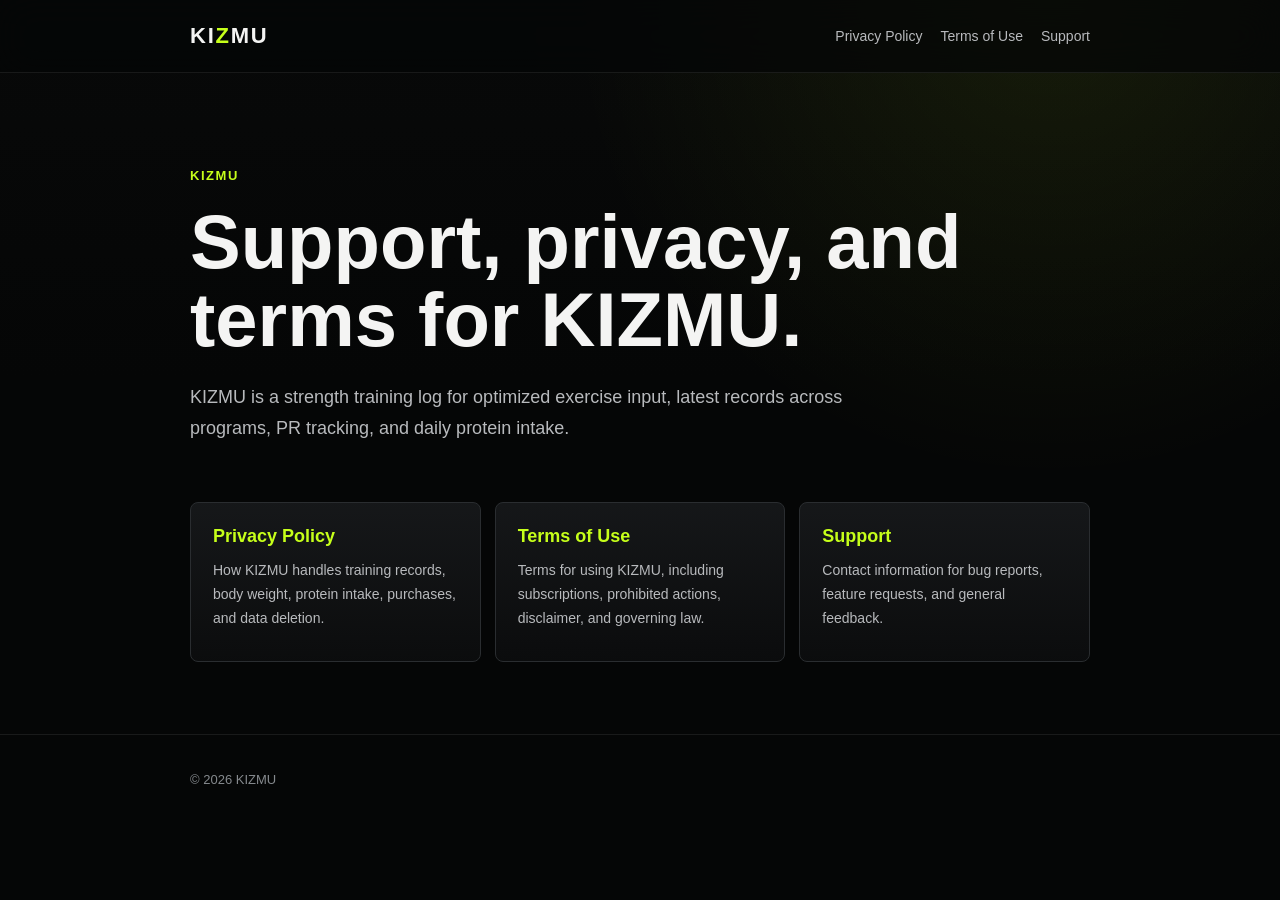
<file: index.html>
<!doctype html>
<html lang="en">
<head>
  <meta charset="utf-8">
  <meta name="viewport" content="width=device-width, initial-scale=1">
  <title>KIZMU Support</title>
  <meta name="description" content="KIZMU support, privacy policy, and terms of use.">
  <link rel="icon" href="./favicon.svg" type="image/svg+xml">
  <link rel="stylesheet" href="./styles.css">
</head>
<body>
  <header class="site-header">
    <div class="shell nav">
      <a class="brand" href="./" aria-label="KIZMU home">KI<span class="z">Z</span>MU</a>
      <nav class="nav-links" aria-label="Site navigation">
        <a href="./privacy/">Privacy Policy</a>
        <a href="./terms/">Terms of Use</a>
        <a href="./support/">Support</a>
      </nav>
    </div>
  </header>

  <main class="shell">
    <section class="hero">
      <p class="eyebrow">KIZMU</p>
      <h1>Support, privacy, and terms for KIZMU.</h1>
      <p class="lead">KIZMU is a strength training log for optimized exercise input, latest records across programs, PR tracking, and daily protein intake.</p>
    </section>

    <section class="cards" aria-label="Documents">
      <a class="card" href="./privacy/">
        <h2>Privacy Policy</h2>
        <p>How KIZMU handles training records, body weight, protein intake, purchases, and data deletion.</p>
      </a>
      <a class="card" href="./terms/">
        <h2>Terms of Use</h2>
        <p>Terms for using KIZMU, including subscriptions, prohibited actions, disclaimer, and governing law.</p>
      </a>
      <a class="card" href="./support/">
        <h2>Support</h2>
        <p>Contact information for bug reports, feature requests, and general feedback.</p>
      </a>
    </section>
  </main>

  <footer class="site-footer">
    <div class="shell">© 2026 KIZMU</div>
  </footer>
</body>
</html>
</file>
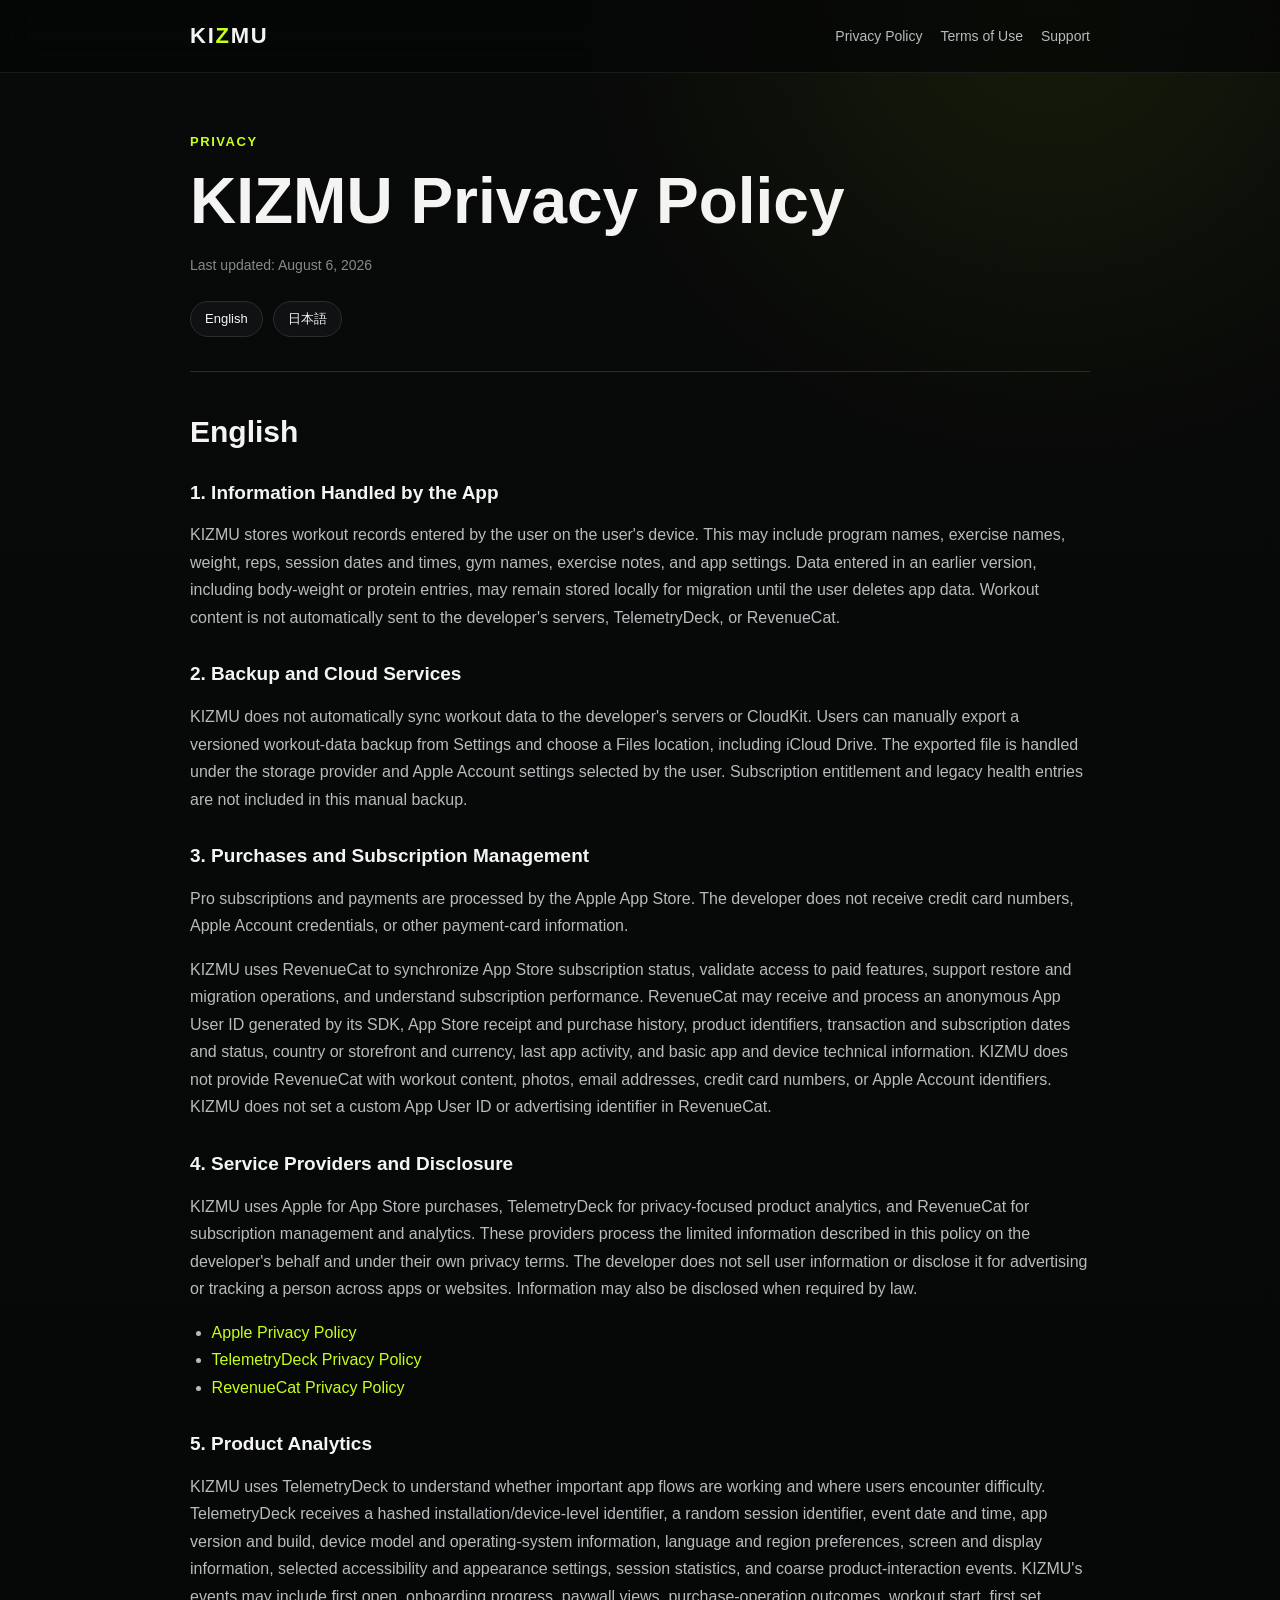
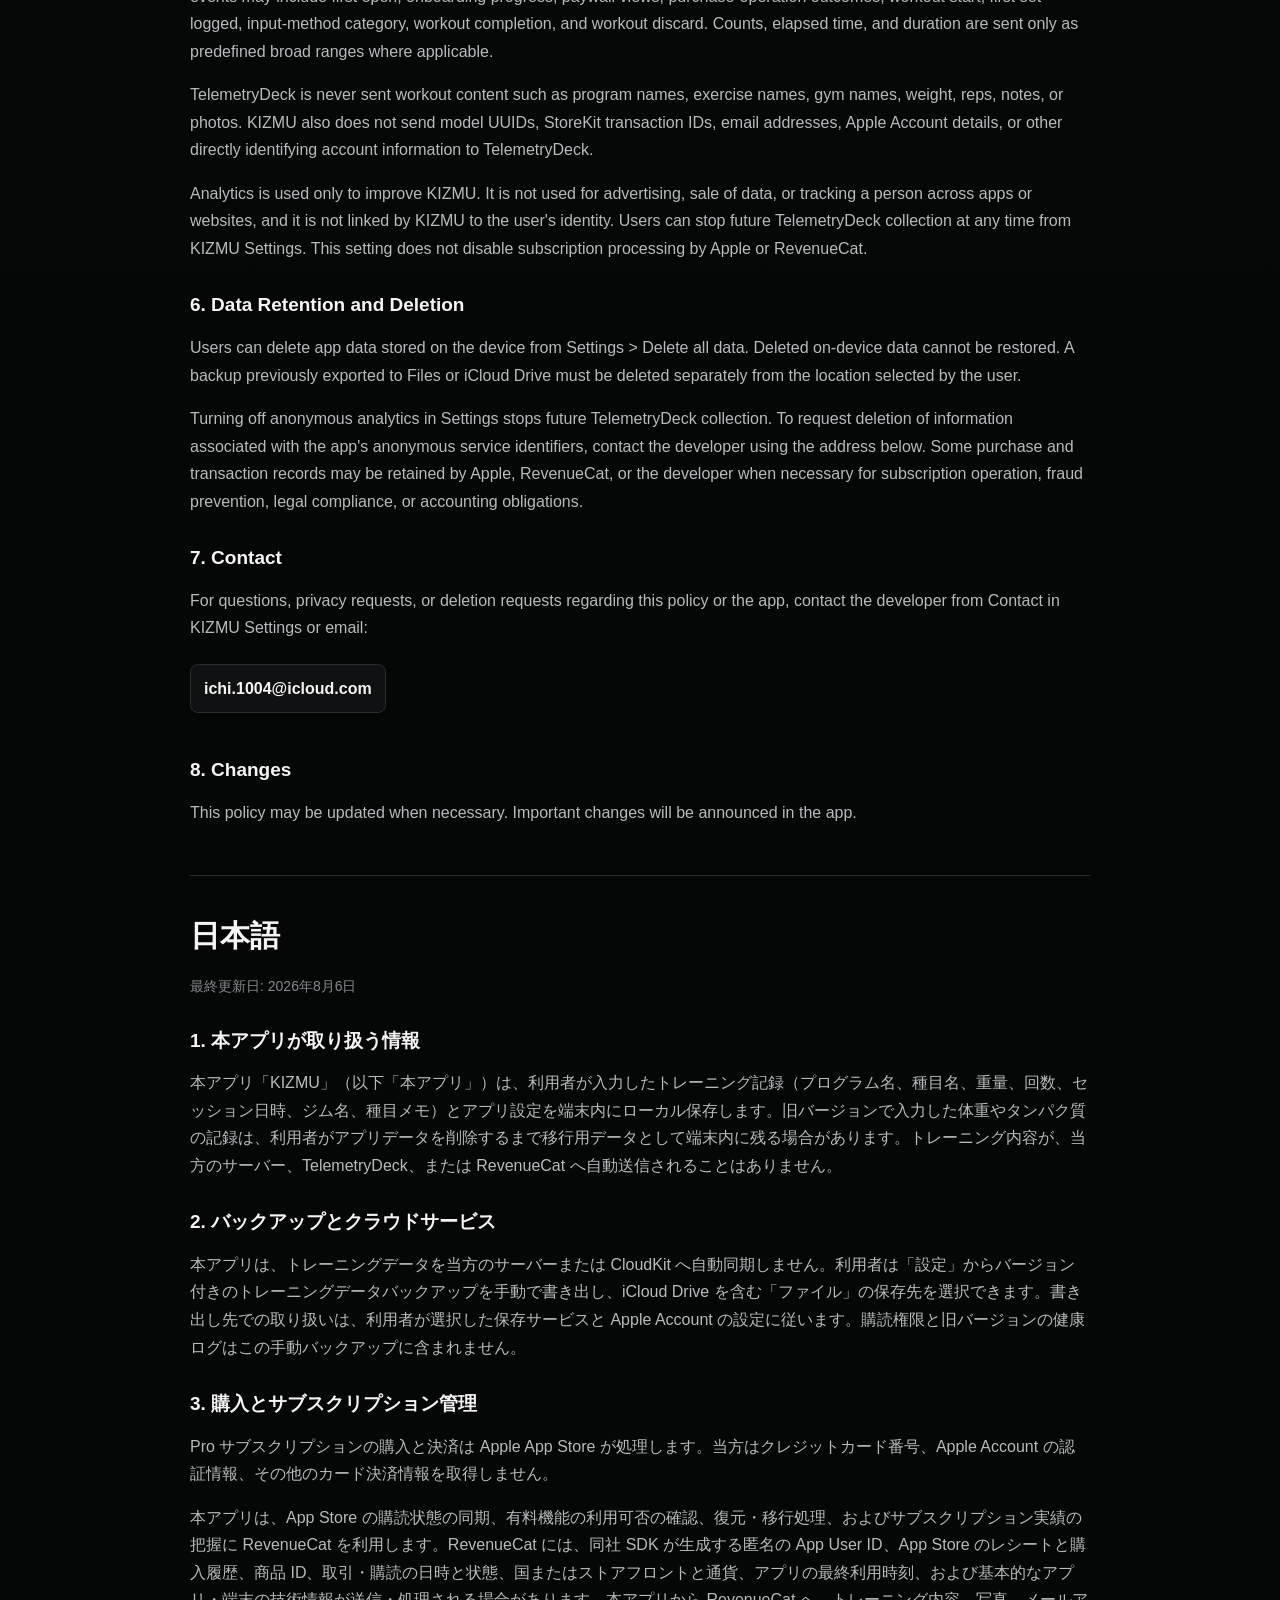
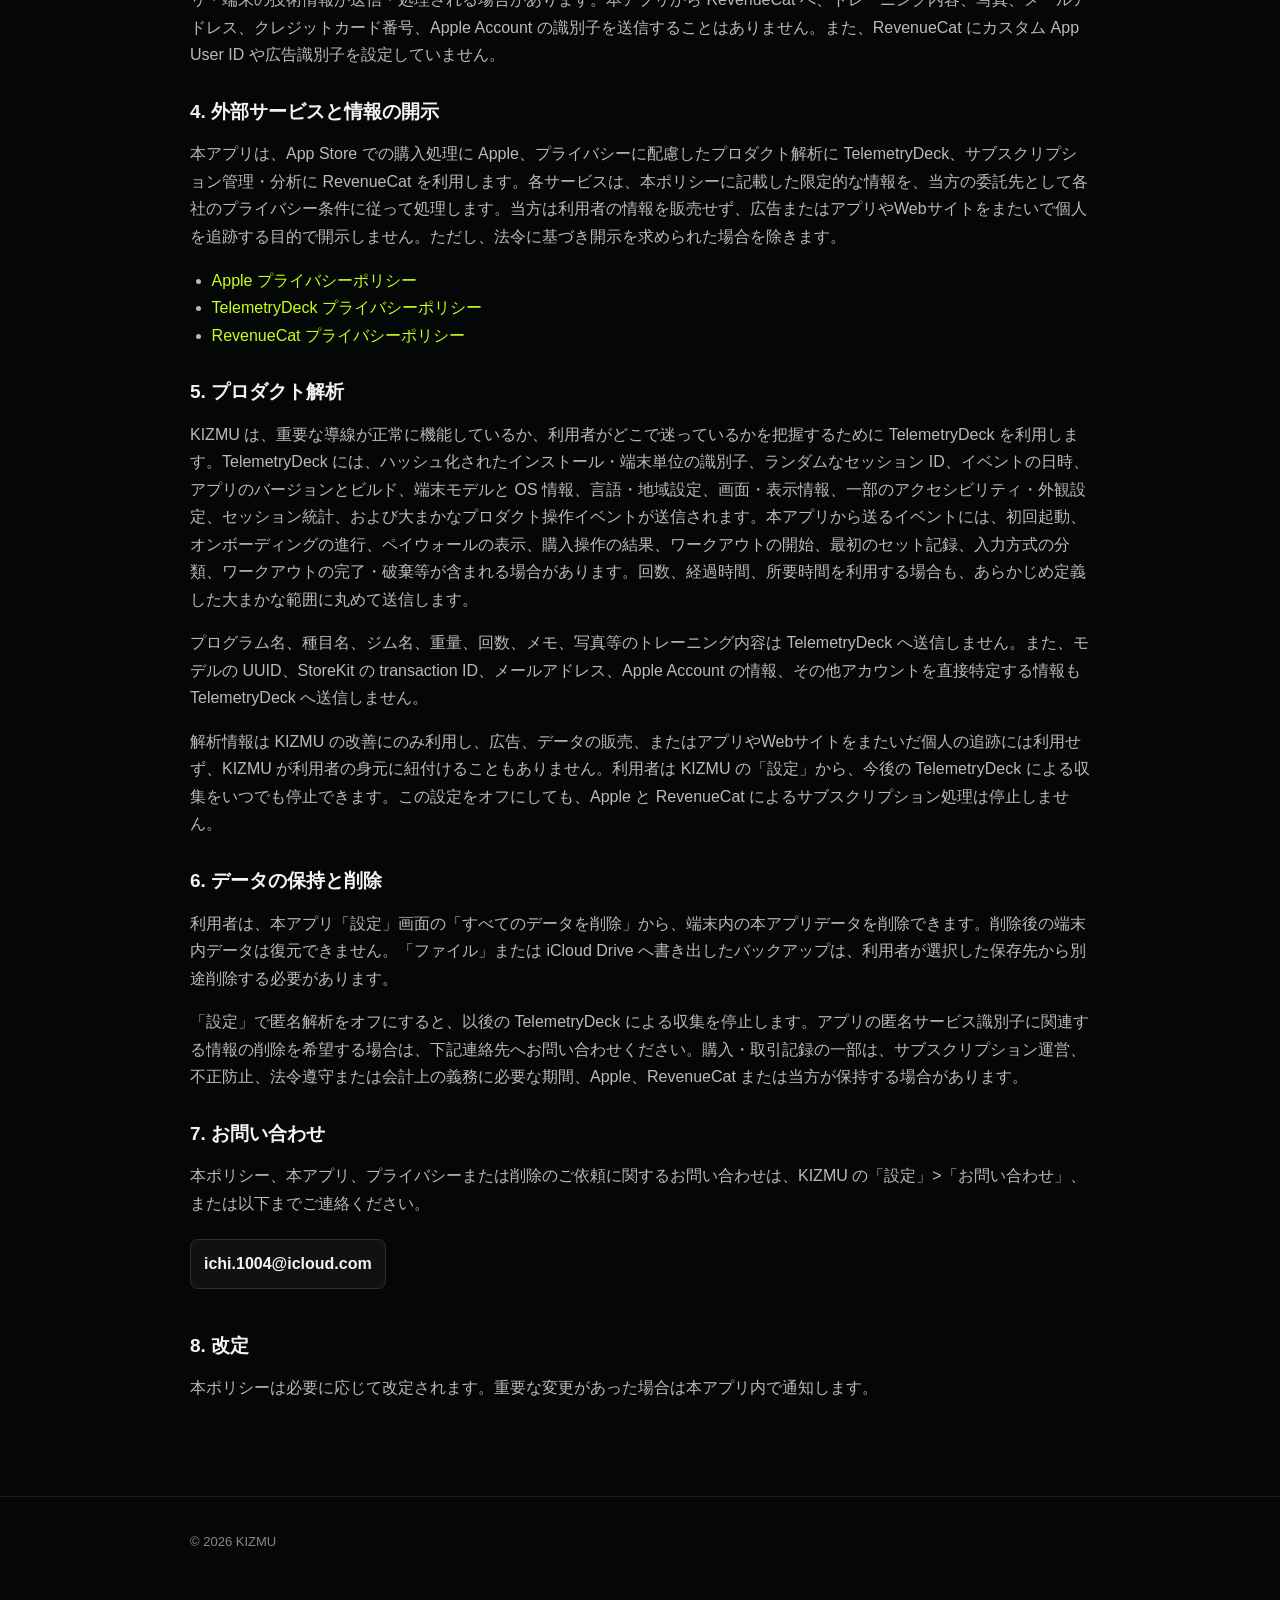
<file: privacy/index.html>
<!doctype html>
<html lang="en">
<head>
  <meta charset="utf-8">
  <meta name="viewport" content="width=device-width, initial-scale=1">
  <title>KIZMU Privacy Policy</title>
  <meta name="description" content="KIZMU Privacy Policy.">
  <link rel="icon" href="../favicon.svg" type="image/svg+xml">
  <link rel="stylesheet" href="../styles.css">
</head>
<body>
  <header class="site-header">
    <div class="shell nav">
      <a class="brand" href="../" aria-label="KIZMU home">KI<span class="z">Z</span>MU</a>
      <nav class="nav-links" aria-label="Site navigation">
        <a href="../privacy/">Privacy Policy</a>
        <a href="../terms/">Terms of Use</a>
        <a href="../support/">Support</a>
      </nav>
    </div>
  </header>

  <main class="shell doc">
    <header class="doc-header">
      <p class="eyebrow">Privacy</p>
      <h1>KIZMU Privacy Policy</h1>
      <p class="updated">Last updated: August 6, 2026</p>
      <div class="lang-nav" aria-label="Language sections">
        <a href="#english">English</a>
        <a href="#japanese">日本語</a>
      </div>
    </header>

    <section id="english" class="section" lang="en">
      <h2>English</h2>
      <h3>1. Information Handled by the App</h3>
      <p>KIZMU stores workout records entered by the user on the user's device. This may include program names, exercise names, weight, reps, session dates and times, gym names, exercise notes, and app settings. Data entered in an earlier version, including body-weight or protein entries, may remain stored locally for migration until the user deletes app data. Workout content is not automatically sent to the developer's servers, TelemetryDeck, or RevenueCat.</p>

      <h3>2. Backup and Cloud Services</h3>
      <p>KIZMU does not automatically sync workout data to the developer's servers or CloudKit. Users can manually export a versioned workout-data backup from Settings and choose a Files location, including iCloud Drive. The exported file is handled under the storage provider and Apple Account settings selected by the user. Subscription entitlement and legacy health entries are not included in this manual backup.</p>

      <h3>3. Purchases and Subscription Management</h3>
      <p>Pro subscriptions and payments are processed by the Apple App Store. The developer does not receive credit card numbers, Apple Account credentials, or other payment-card information.</p>
      <p>KIZMU uses RevenueCat to synchronize App Store subscription status, validate access to paid features, support restore and migration operations, and understand subscription performance. RevenueCat may receive and process an anonymous App User ID generated by its SDK, App Store receipt and purchase history, product identifiers, transaction and subscription dates and status, country or storefront and currency, last app activity, and basic app and device technical information. KIZMU does not provide RevenueCat with workout content, photos, email addresses, credit card numbers, or Apple Account identifiers. KIZMU does not set a custom App User ID or advertising identifier in RevenueCat.</p>

      <h3>4. Service Providers and Disclosure</h3>
      <p>KIZMU uses Apple for App Store purchases, TelemetryDeck for privacy-focused product analytics, and RevenueCat for subscription management and analytics. These providers process the limited information described in this policy on the developer's behalf and under their own privacy terms. The developer does not sell user information or disclose it for advertising or tracking a person across apps or websites. Information may also be disclosed when required by law.</p>
      <ul>
        <li><a href="https://www.apple.com/legal/privacy/">Apple Privacy Policy</a></li>
        <li><a href="https://telemetrydeck.com/privacy/">TelemetryDeck Privacy Policy</a></li>
        <li><a href="https://www.revenuecat.com/privacy-policy/">RevenueCat Privacy Policy</a></li>
      </ul>

      <h3>5. Product Analytics</h3>
      <p>KIZMU uses TelemetryDeck to understand whether important app flows are working and where users encounter difficulty. TelemetryDeck receives a hashed installation/device-level identifier, a random session identifier, event date and time, app version and build, device model and operating-system information, language and region preferences, screen and display information, selected accessibility and appearance settings, session statistics, and coarse product-interaction events. KIZMU's events may include first open, onboarding progress, paywall views, purchase-operation outcomes, workout start, first set logged, input-method category, workout completion, and workout discard. Counts, elapsed time, and duration are sent only as predefined broad ranges where applicable.</p>
      <p>TelemetryDeck is never sent workout content such as program names, exercise names, gym names, weight, reps, notes, or photos. KIZMU also does not send model UUIDs, StoreKit transaction IDs, email addresses, Apple Account details, or other directly identifying account information to TelemetryDeck.</p>
      <p>Analytics is used only to improve KIZMU. It is not used for advertising, sale of data, or tracking a person across apps or websites, and it is not linked by KIZMU to the user's identity. Users can stop future TelemetryDeck collection at any time from KIZMU Settings. This setting does not disable subscription processing by Apple or RevenueCat.</p>

      <h3>6. Data Retention and Deletion</h3>
      <p>Users can delete app data stored on the device from Settings &gt; Delete all data. Deleted on-device data cannot be restored. A backup previously exported to Files or iCloud Drive must be deleted separately from the location selected by the user.</p>
      <p>Turning off anonymous analytics in Settings stops future TelemetryDeck collection. To request deletion of information associated with the app's anonymous service identifiers, contact the developer using the address below. Some purchase and transaction records may be retained by Apple, RevenueCat, or the developer when necessary for subscription operation, fraud prevention, legal compliance, or accounting obligations.</p>

      <h3>7. Contact</h3>
      <p>For questions, privacy requests, or deletion requests regarding this policy or the app, contact the developer from Contact in KIZMU Settings or email:</p>
      <a class="contact-line" href="mailto:ichi.1004@icloud.com">ichi.1004@icloud.com</a>

      <h3>8. Changes</h3>
      <p>This policy may be updated when necessary. Important changes will be announced in the app.</p>
    </section>

    <section id="japanese" class="section" lang="ja">
      <h2>日本語</h2>
      <p class="updated">最終更新日: 2026年8月6日</p>
      <h3>1. 本アプリが取り扱う情報</h3>
      <p>本アプリ「KIZMU」（以下「本アプリ」）は、利用者が入力したトレーニング記録（プログラム名、種目名、重量、回数、セッション日時、ジム名、種目メモ）とアプリ設定を端末内にローカル保存します。旧バージョンで入力した体重やタンパク質の記録は、利用者がアプリデータを削除するまで移行用データとして端末内に残る場合があります。トレーニング内容が、当方のサーバー、TelemetryDeck、または RevenueCat へ自動送信されることはありません。</p>

      <h3>2. バックアップとクラウドサービス</h3>
      <p>本アプリは、トレーニングデータを当方のサーバーまたは CloudKit へ自動同期しません。利用者は「設定」からバージョン付きのトレーニングデータバックアップを手動で書き出し、iCloud Drive を含む「ファイル」の保存先を選択できます。書き出し先での取り扱いは、利用者が選択した保存サービスと Apple Account の設定に従います。購読権限と旧バージョンの健康ログはこの手動バックアップに含まれません。</p>

      <h3>3. 購入とサブスクリプション管理</h3>
      <p>Pro サブスクリプションの購入と決済は Apple App Store が処理します。当方はクレジットカード番号、Apple Account の認証情報、その他のカード決済情報を取得しません。</p>
      <p>本アプリは、App Store の購読状態の同期、有料機能の利用可否の確認、復元・移行処理、およびサブスクリプション実績の把握に RevenueCat を利用します。RevenueCat には、同社 SDK が生成する匿名の App User ID、App Store のレシートと購入履歴、商品 ID、取引・購読の日時と状態、国またはストアフロントと通貨、アプリの最終利用時刻、および基本的なアプリ・端末の技術情報が送信・処理される場合があります。本アプリから RevenueCat へ、トレーニング内容、写真、メールアドレス、クレジットカード番号、Apple Account の識別子を送信することはありません。また、RevenueCat にカスタム App User ID や広告識別子を設定していません。</p>

      <h3>4. 外部サービスと情報の開示</h3>
      <p>本アプリは、App Store での購入処理に Apple、プライバシーに配慮したプロダクト解析に TelemetryDeck、サブスクリプション管理・分析に RevenueCat を利用します。各サービスは、本ポリシーに記載した限定的な情報を、当方の委託先として各社のプライバシー条件に従って処理します。当方は利用者の情報を販売せず、広告またはアプリやWebサイトをまたいで個人を追跡する目的で開示しません。ただし、法令に基づき開示を求められた場合を除きます。</p>
      <ul>
        <li><a href="https://www.apple.com/legal/privacy/jp/">Apple プライバシーポリシー</a></li>
        <li><a href="https://telemetrydeck.com/privacy/">TelemetryDeck プライバシーポリシー</a></li>
        <li><a href="https://www.revenuecat.com/privacy-policy/">RevenueCat プライバシーポリシー</a></li>
      </ul>

      <h3>5. プロダクト解析</h3>
      <p>KIZMU は、重要な導線が正常に機能しているか、利用者がどこで迷っているかを把握するために TelemetryDeck を利用します。TelemetryDeck には、ハッシュ化されたインストール・端末単位の識別子、ランダムなセッション ID、イベントの日時、アプリのバージョンとビルド、端末モデルと OS 情報、言語・地域設定、画面・表示情報、一部のアクセシビリティ・外観設定、セッション統計、および大まかなプロダクト操作イベントが送信されます。本アプリから送るイベントには、初回起動、オンボーディングの進行、ペイウォールの表示、購入操作の結果、ワークアウトの開始、最初のセット記録、入力方式の分類、ワークアウトの完了・破棄等が含まれる場合があります。回数、経過時間、所要時間を利用する場合も、あらかじめ定義した大まかな範囲に丸めて送信します。</p>
      <p>プログラム名、種目名、ジム名、重量、回数、メモ、写真等のトレーニング内容は TelemetryDeck へ送信しません。また、モデルの UUID、StoreKit の transaction ID、メールアドレス、Apple Account の情報、その他アカウントを直接特定する情報も TelemetryDeck へ送信しません。</p>
      <p>解析情報は KIZMU の改善にのみ利用し、広告、データの販売、またはアプリやWebサイトをまたいだ個人の追跡には利用せず、KIZMU が利用者の身元に紐付けることもありません。利用者は KIZMU の「設定」から、今後の TelemetryDeck による収集をいつでも停止できます。この設定をオフにしても、Apple と RevenueCat によるサブスクリプション処理は停止しません。</p>

      <h3>6. データの保持と削除</h3>
      <p>利用者は、本アプリ「設定」画面の「すべてのデータを削除」から、端末内の本アプリデータを削除できます。削除後の端末内データは復元できません。「ファイル」または iCloud Drive へ書き出したバックアップは、利用者が選択した保存先から別途削除する必要があります。</p>
      <p>「設定」で匿名解析をオフにすると、以後の TelemetryDeck による収集を停止します。アプリの匿名サービス識別子に関連する情報の削除を希望する場合は、下記連絡先へお問い合わせください。購入・取引記録の一部は、サブスクリプション運営、不正防止、法令遵守または会計上の義務に必要な期間、Apple、RevenueCat または当方が保持する場合があります。</p>

      <h3>7. お問い合わせ</h3>
      <p>本ポリシー、本アプリ、プライバシーまたは削除のご依頼に関するお問い合わせは、KIZMU の「設定」&gt;「お問い合わせ」、または以下までご連絡ください。</p>
      <a class="contact-line" href="mailto:ichi.1004@icloud.com">ichi.1004@icloud.com</a>

      <h3>8. 改定</h3>
      <p>本ポリシーは必要に応じて改定されます。重要な変更があった場合は本アプリ内で通知します。</p>
    </section>
  </main>

  <footer class="site-footer">
    <div class="shell">© 2026 KIZMU</div>
  </footer>
</body>
</html>
</file>
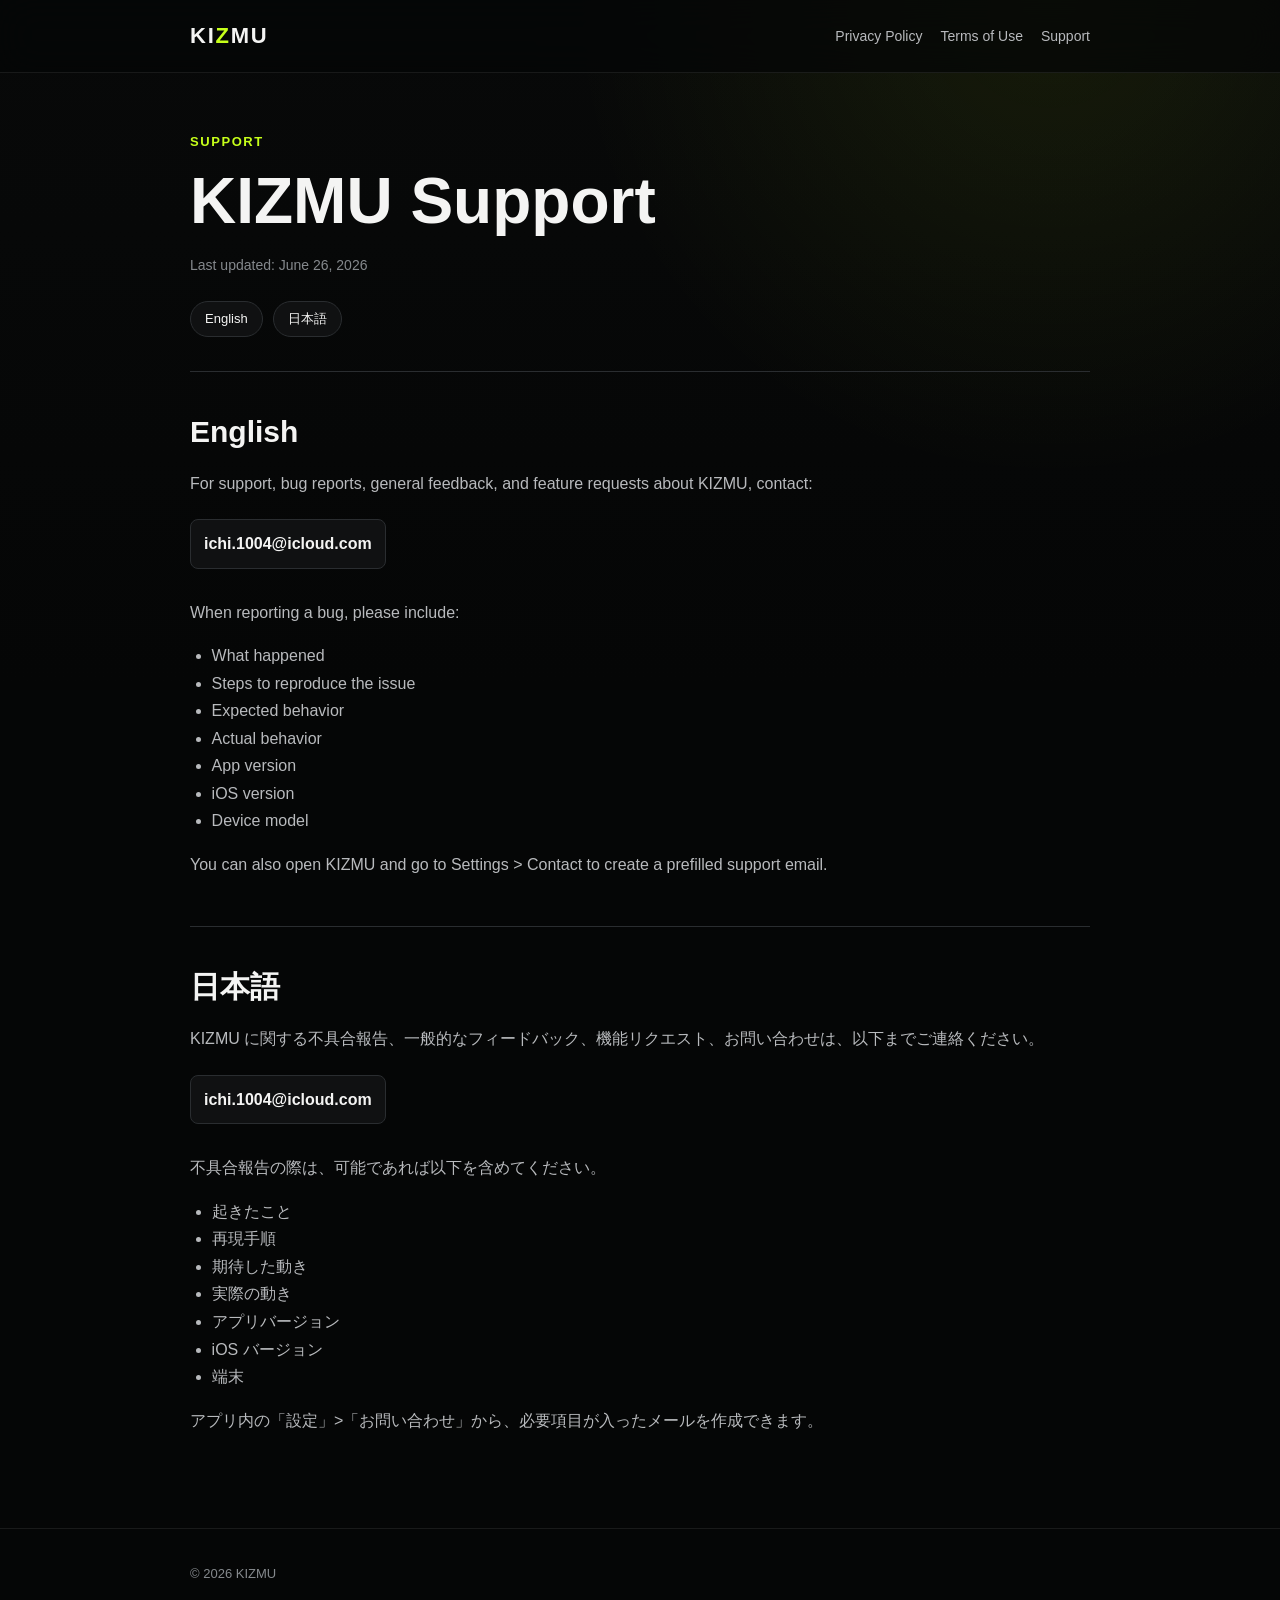
<file: support/index.html>
<!doctype html>
<html lang="en">
<head>
  <meta charset="utf-8">
  <meta name="viewport" content="width=device-width, initial-scale=1">
  <title>KIZMU Support</title>
  <meta name="description" content="KIZMU support contact information.">
  <link rel="icon" href="../favicon.svg" type="image/svg+xml">
  <link rel="stylesheet" href="../styles.css">
</head>
<body>
  <header class="site-header">
    <div class="shell nav">
      <a class="brand" href="../" aria-label="KIZMU home">KI<span class="z">Z</span>MU</a>
      <nav class="nav-links" aria-label="Site navigation">
        <a href="../privacy/">Privacy Policy</a>
        <a href="../terms/">Terms of Use</a>
        <a href="../support/">Support</a>
      </nav>
    </div>
  </header>

  <main class="shell doc">
    <header class="doc-header">
      <p class="eyebrow">Support</p>
      <h1>KIZMU Support</h1>
      <p class="updated">Last updated: June 26, 2026</p>
      <div class="lang-nav" aria-label="Language sections">
        <a href="#english">English</a>
        <a href="#japanese">日本語</a>
      </div>
    </header>

    <section id="english" class="section" lang="en">
      <h2>English</h2>
      <p>For support, bug reports, general feedback, and feature requests about KIZMU, contact:</p>
      <a class="contact-line" href="mailto:ichi.1004@icloud.com">ichi.1004@icloud.com</a>
      <p>When reporting a bug, please include:</p>
      <ul>
        <li>What happened</li>
        <li>Steps to reproduce the issue</li>
        <li>Expected behavior</li>
        <li>Actual behavior</li>
        <li>App version</li>
        <li>iOS version</li>
        <li>Device model</li>
      </ul>
      <p>You can also open KIZMU and go to Settings &gt; Contact to create a prefilled support email.</p>
    </section>

    <section id="japanese" class="section" lang="ja">
      <h2>日本語</h2>
      <p>KIZMU に関する不具合報告、一般的なフィードバック、機能リクエスト、お問い合わせは、以下までご連絡ください。</p>
      <a class="contact-line" href="mailto:ichi.1004@icloud.com">ichi.1004@icloud.com</a>
      <p>不具合報告の際は、可能であれば以下を含めてください。</p>
      <ul>
        <li>起きたこと</li>
        <li>再現手順</li>
        <li>期待した動き</li>
        <li>実際の動き</li>
        <li>アプリバージョン</li>
        <li>iOS バージョン</li>
        <li>端末</li>
      </ul>
      <p>アプリ内の「設定」&gt;「お問い合わせ」から、必要項目が入ったメールを作成できます。</p>
    </section>
  </main>

  <footer class="site-footer">
    <div class="shell">© 2026 KIZMU</div>
  </footer>
</body>
</html>
</file>
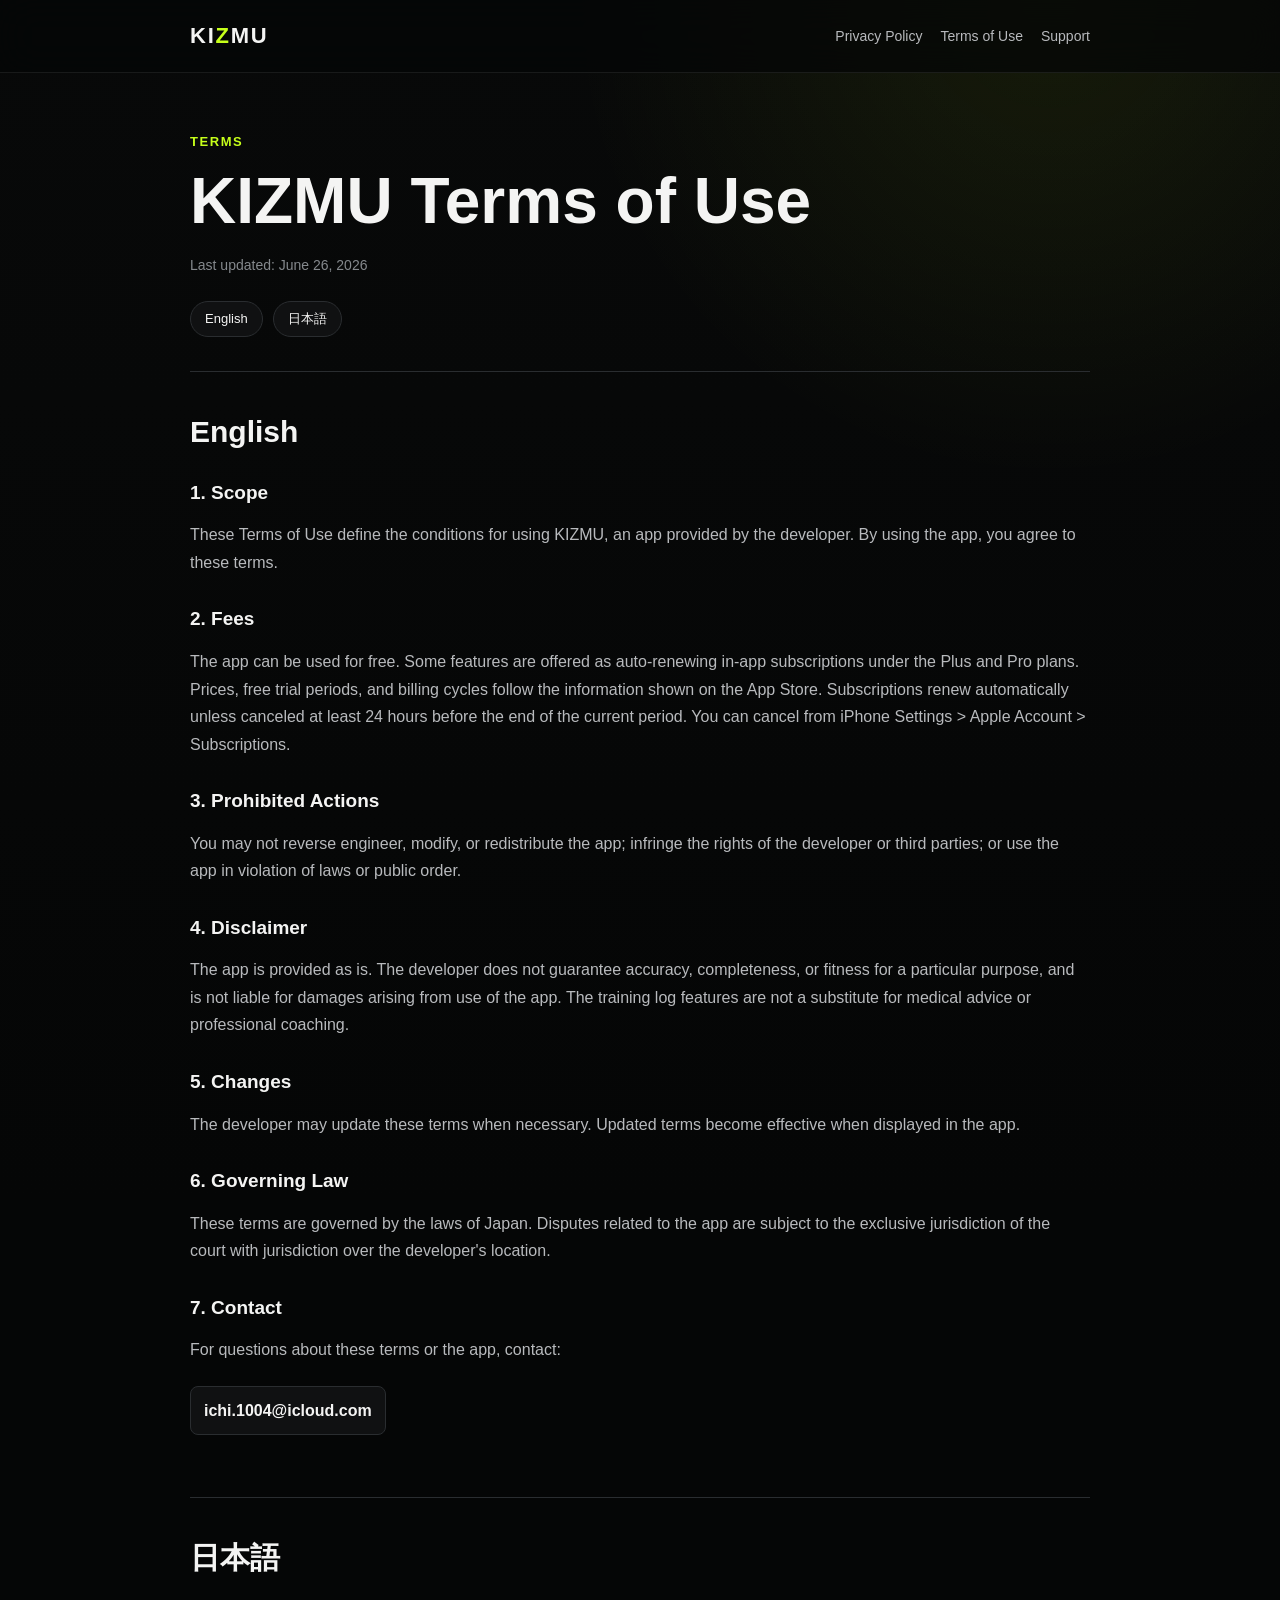
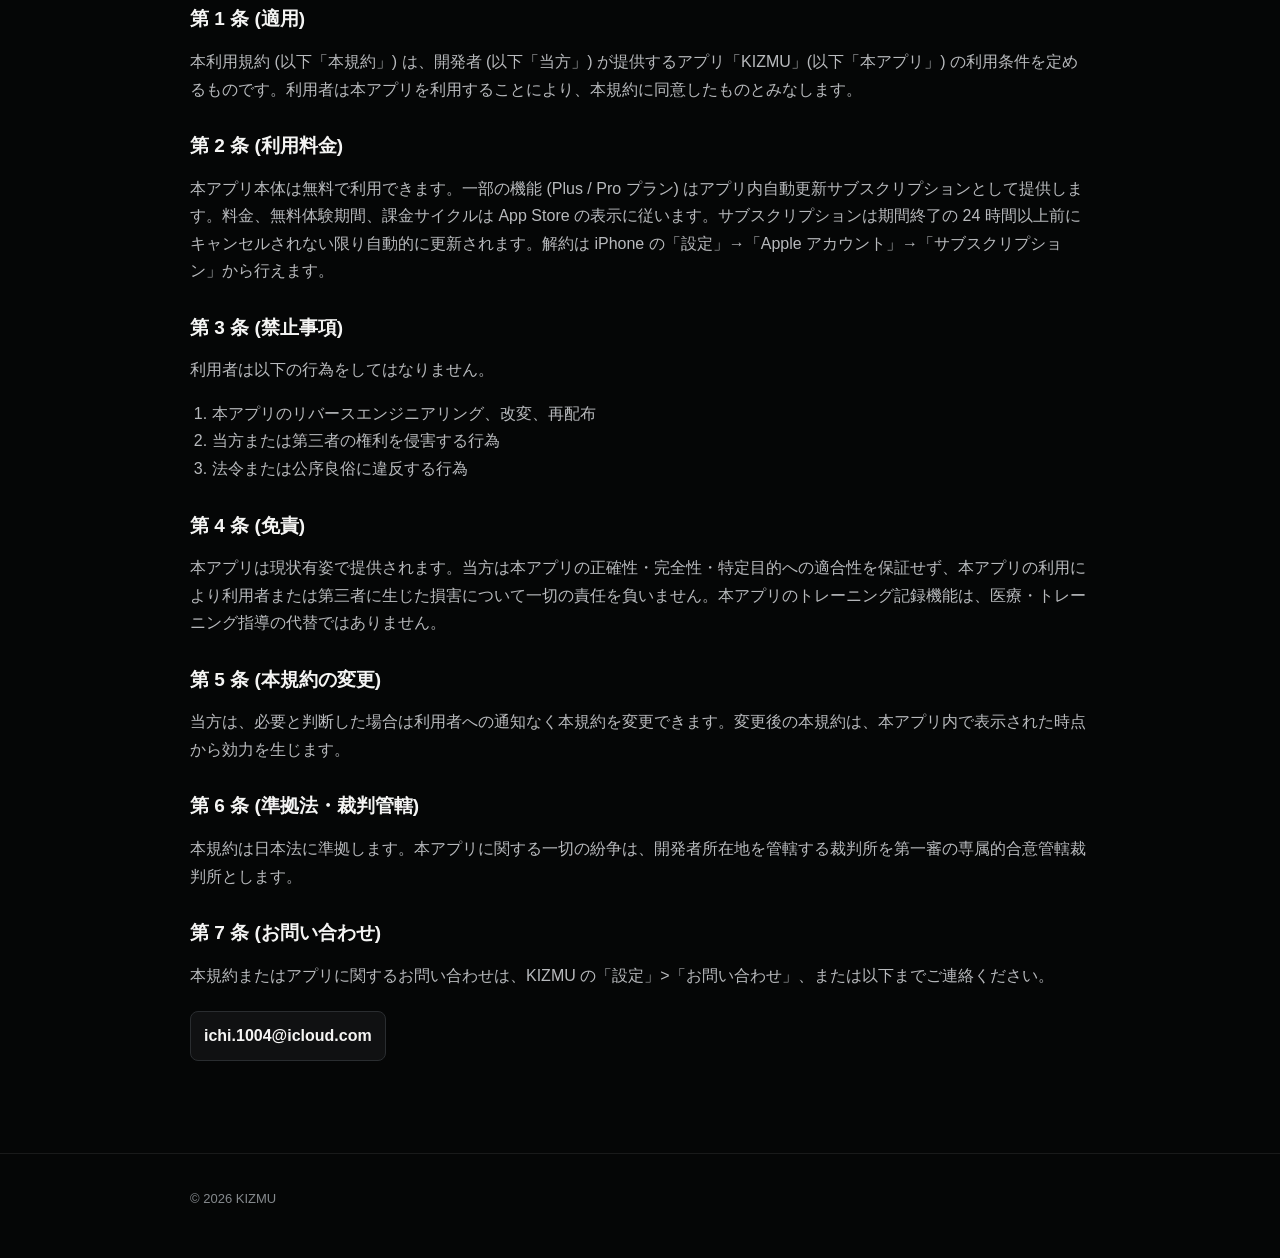
<file: terms/index.html>
<!doctype html>
<html lang="en">
<head>
  <meta charset="utf-8">
  <meta name="viewport" content="width=device-width, initial-scale=1">
  <title>KIZMU Terms of Use</title>
  <meta name="description" content="KIZMU Terms of Use.">
  <link rel="icon" href="../favicon.svg" type="image/svg+xml">
  <link rel="stylesheet" href="../styles.css">
</head>
<body>
  <header class="site-header">
    <div class="shell nav">
      <a class="brand" href="../" aria-label="KIZMU home">KI<span class="z">Z</span>MU</a>
      <nav class="nav-links" aria-label="Site navigation">
        <a href="../privacy/">Privacy Policy</a>
        <a href="../terms/">Terms of Use</a>
        <a href="../support/">Support</a>
      </nav>
    </div>
  </header>

  <main class="shell doc">
    <header class="doc-header">
      <p class="eyebrow">Terms</p>
      <h1>KIZMU Terms of Use</h1>
      <p class="updated">Last updated: June 26, 2026</p>
      <div class="lang-nav" aria-label="Language sections">
        <a href="#english">English</a>
        <a href="#japanese">日本語</a>
      </div>
    </header>

    <section id="english" class="section" lang="en">
      <h2>English</h2>
      <h3>1. Scope</h3>
      <p>These Terms of Use define the conditions for using KIZMU, an app provided by the developer. By using the app, you agree to these terms.</p>

      <h3>2. Fees</h3>
      <p>The app can be used for free. Some features are offered as auto-renewing in-app subscriptions under the Plus and Pro plans. Prices, free trial periods, and billing cycles follow the information shown on the App Store. Subscriptions renew automatically unless canceled at least 24 hours before the end of the current period. You can cancel from iPhone Settings &gt; Apple Account &gt; Subscriptions.</p>

      <h3>3. Prohibited Actions</h3>
      <p>You may not reverse engineer, modify, or redistribute the app; infringe the rights of the developer or third parties; or use the app in violation of laws or public order.</p>

      <h3>4. Disclaimer</h3>
      <p>The app is provided as is. The developer does not guarantee accuracy, completeness, or fitness for a particular purpose, and is not liable for damages arising from use of the app. The training log features are not a substitute for medical advice or professional coaching.</p>

      <h3>5. Changes</h3>
      <p>The developer may update these terms when necessary. Updated terms become effective when displayed in the app.</p>

      <h3>6. Governing Law</h3>
      <p>These terms are governed by the laws of Japan. Disputes related to the app are subject to the exclusive jurisdiction of the court with jurisdiction over the developer's location.</p>

      <h3>7. Contact</h3>
      <p>For questions about these terms or the app, contact:</p>
      <a class="contact-line" href="mailto:ichi.1004@icloud.com">ichi.1004@icloud.com</a>
    </section>

    <section id="japanese" class="section" lang="ja">
      <h2>日本語</h2>
      <h3>第 1 条 (適用)</h3>
      <p>本利用規約 (以下「本規約」) は、開発者 (以下「当方」) が提供するアプリ「KIZMU」(以下「本アプリ」) の利用条件を定めるものです。利用者は本アプリを利用することにより、本規約に同意したものとみなします。</p>

      <h3>第 2 条 (利用料金)</h3>
      <p>本アプリ本体は無料で利用できます。一部の機能 (Plus / Pro プラン) はアプリ内自動更新サブスクリプションとして提供します。料金、無料体験期間、課金サイクルは App Store の表示に従います。サブスクリプションは期間終了の 24 時間以上前にキャンセルされない限り自動的に更新されます。解約は iPhone の「設定」→「Apple アカウント」→「サブスクリプション」から行えます。</p>

      <h3>第 3 条 (禁止事項)</h3>
      <p>利用者は以下の行為をしてはなりません。</p>
      <ol>
        <li>本アプリのリバースエンジニアリング、改変、再配布</li>
        <li>当方または第三者の権利を侵害する行為</li>
        <li>法令または公序良俗に違反する行為</li>
      </ol>

      <h3>第 4 条 (免責)</h3>
      <p>本アプリは現状有姿で提供されます。当方は本アプリの正確性・完全性・特定目的への適合性を保証せず、本アプリの利用により利用者または第三者に生じた損害について一切の責任を負いません。本アプリのトレーニング記録機能は、医療・トレーニング指導の代替ではありません。</p>

      <h3>第 5 条 (本規約の変更)</h3>
      <p>当方は、必要と判断した場合は利用者への通知なく本規約を変更できます。変更後の本規約は、本アプリ内で表示された時点から効力を生じます。</p>

      <h3>第 6 条 (準拠法・裁判管轄)</h3>
      <p>本規約は日本法に準拠します。本アプリに関する一切の紛争は、開発者所在地を管轄する裁判所を第一審の専属的合意管轄裁判所とします。</p>

      <h3>第 7 条 (お問い合わせ)</h3>
      <p>本規約またはアプリに関するお問い合わせは、KIZMU の「設定」&gt;「お問い合わせ」、または以下までご連絡ください。</p>
      <a class="contact-line" href="mailto:ichi.1004@icloud.com">ichi.1004@icloud.com</a>
    </section>
  </main>

  <footer class="site-footer">
    <div class="shell">© 2026 KIZMU</div>
  </footer>
</body>
</html>
</file>
<file: styles.css>
:root {
  color-scheme: dark;
  --bg: #050606;
  --surface: #101112;
  --surface-2: #17191b;
  --line: #2a2d30;
  --text: #f4f4f3;
  --muted: #b8babd;
  --soft: #85898d;
  --accent: #c6ff1a;
  --max: 900px;
}

* {
  box-sizing: border-box;
}

html {
  background: var(--bg);
}

body {
  margin: 0;
  min-height: 100vh;
  background:
    radial-gradient(circle at 82% 0%, rgba(198, 255, 26, 0.08), transparent 30rem),
    linear-gradient(180deg, #080909 0%, #050606 42%, #050606 100%);
  color: var(--text);
  font-family: -apple-system, BlinkMacSystemFont, "SF Pro Text", "Segoe UI", sans-serif;
  line-height: 1.72;
}

a {
  color: var(--accent);
  text-decoration: none;
}

a:hover {
  text-decoration: underline;
}

.shell {
  width: min(100% - 40px, var(--max));
  margin: 0 auto;
}

.site-header {
  border-bottom: 1px solid rgba(255, 255, 255, 0.08);
  background: rgba(5, 6, 6, 0.74);
  backdrop-filter: blur(18px);
  position: sticky;
  top: 0;
  z-index: 2;
}

.nav {
  min-height: 72px;
  display: flex;
  align-items: center;
  justify-content: space-between;
  gap: 24px;
}

.brand {
  color: var(--text);
  font-size: 22px;
  font-weight: 800;
  letter-spacing: 0.08em;
}

.brand .z {
  color: var(--accent);
}

.nav-links {
  display: flex;
  gap: 18px;
  flex-wrap: wrap;
  justify-content: flex-end;
  font-size: 14px;
  color: var(--muted);
}

.nav-links a {
  color: var(--muted);
}

.hero {
  padding: 92px 0 58px;
}

.eyebrow {
  margin: 0 0 16px;
  color: var(--accent);
  font-size: 13px;
  font-weight: 700;
  letter-spacing: 0.12em;
  text-transform: uppercase;
}

h1 {
  margin: 0;
  max-width: 780px;
  font-size: clamp(44px, 8vw, 76px);
  line-height: 1.02;
  letter-spacing: 0;
}

.lead {
  margin: 24px 0 0;
  max-width: 680px;
  color: var(--muted);
  font-size: 18px;
}

.cards {
  display: grid;
  grid-template-columns: repeat(3, 1fr);
  gap: 14px;
  padding-bottom: 72px;
}

.card {
  min-height: 160px;
  padding: 22px;
  border: 1px solid var(--line);
  border-radius: 8px;
  background: linear-gradient(180deg, rgba(23, 25, 27, 0.92), rgba(12, 13, 14, 0.92));
}

.card h2 {
  margin: 0 0 10px;
  font-size: 18px;
  line-height: 1.25;
}

.card p {
  margin: 0;
  color: var(--muted);
  font-size: 14px;
}

.doc {
  padding: 58px 0 78px;
}

.doc-header {
  padding-bottom: 34px;
  border-bottom: 1px solid var(--line);
}

.doc-header h1 {
  font-size: clamp(38px, 7vw, 64px);
}

.updated {
  margin: 18px 0 0;
  color: var(--soft);
  font-size: 14px;
}

.lang-nav {
  display: flex;
  flex-wrap: wrap;
  gap: 10px;
  margin-top: 24px;
}

.lang-nav a {
  display: inline-flex;
  align-items: center;
  min-height: 36px;
  padding: 0 14px;
  border: 1px solid var(--line);
  border-radius: 999px;
  color: var(--text);
  background: var(--surface);
  font-size: 13px;
}

.section {
  padding-top: 42px;
}

.section + .section {
  margin-top: 48px;
  border-top: 1px solid var(--line);
}

h2 {
  margin: 0 0 20px;
  font-size: 30px;
  line-height: 1.2;
}

h3 {
  margin: 30px 0 8px;
  font-size: 19px;
  line-height: 1.35;
}

p,
li {
  color: var(--muted);
}

ul,
ol {
  padding-left: 1.35rem;
}

.contact-line {
  display: inline-flex;
  margin: 6px 0 14px;
  padding: 10px 13px;
  border: 1px solid var(--line);
  border-radius: 8px;
  background: var(--surface);
  color: var(--text);
  font-weight: 650;
}

.site-footer {
  padding: 34px 0 48px;
  border-top: 1px solid rgba(255, 255, 255, 0.08);
  color: var(--soft);
  font-size: 13px;
}

@media (max-width: 760px) {
  .nav {
    align-items: flex-start;
    flex-direction: column;
    padding: 18px 0;
  }

  .nav-links {
    justify-content: flex-start;
  }

  .hero {
    padding-top: 64px;
  }

  .cards {
    grid-template-columns: 1fr;
  }
}
</file>
